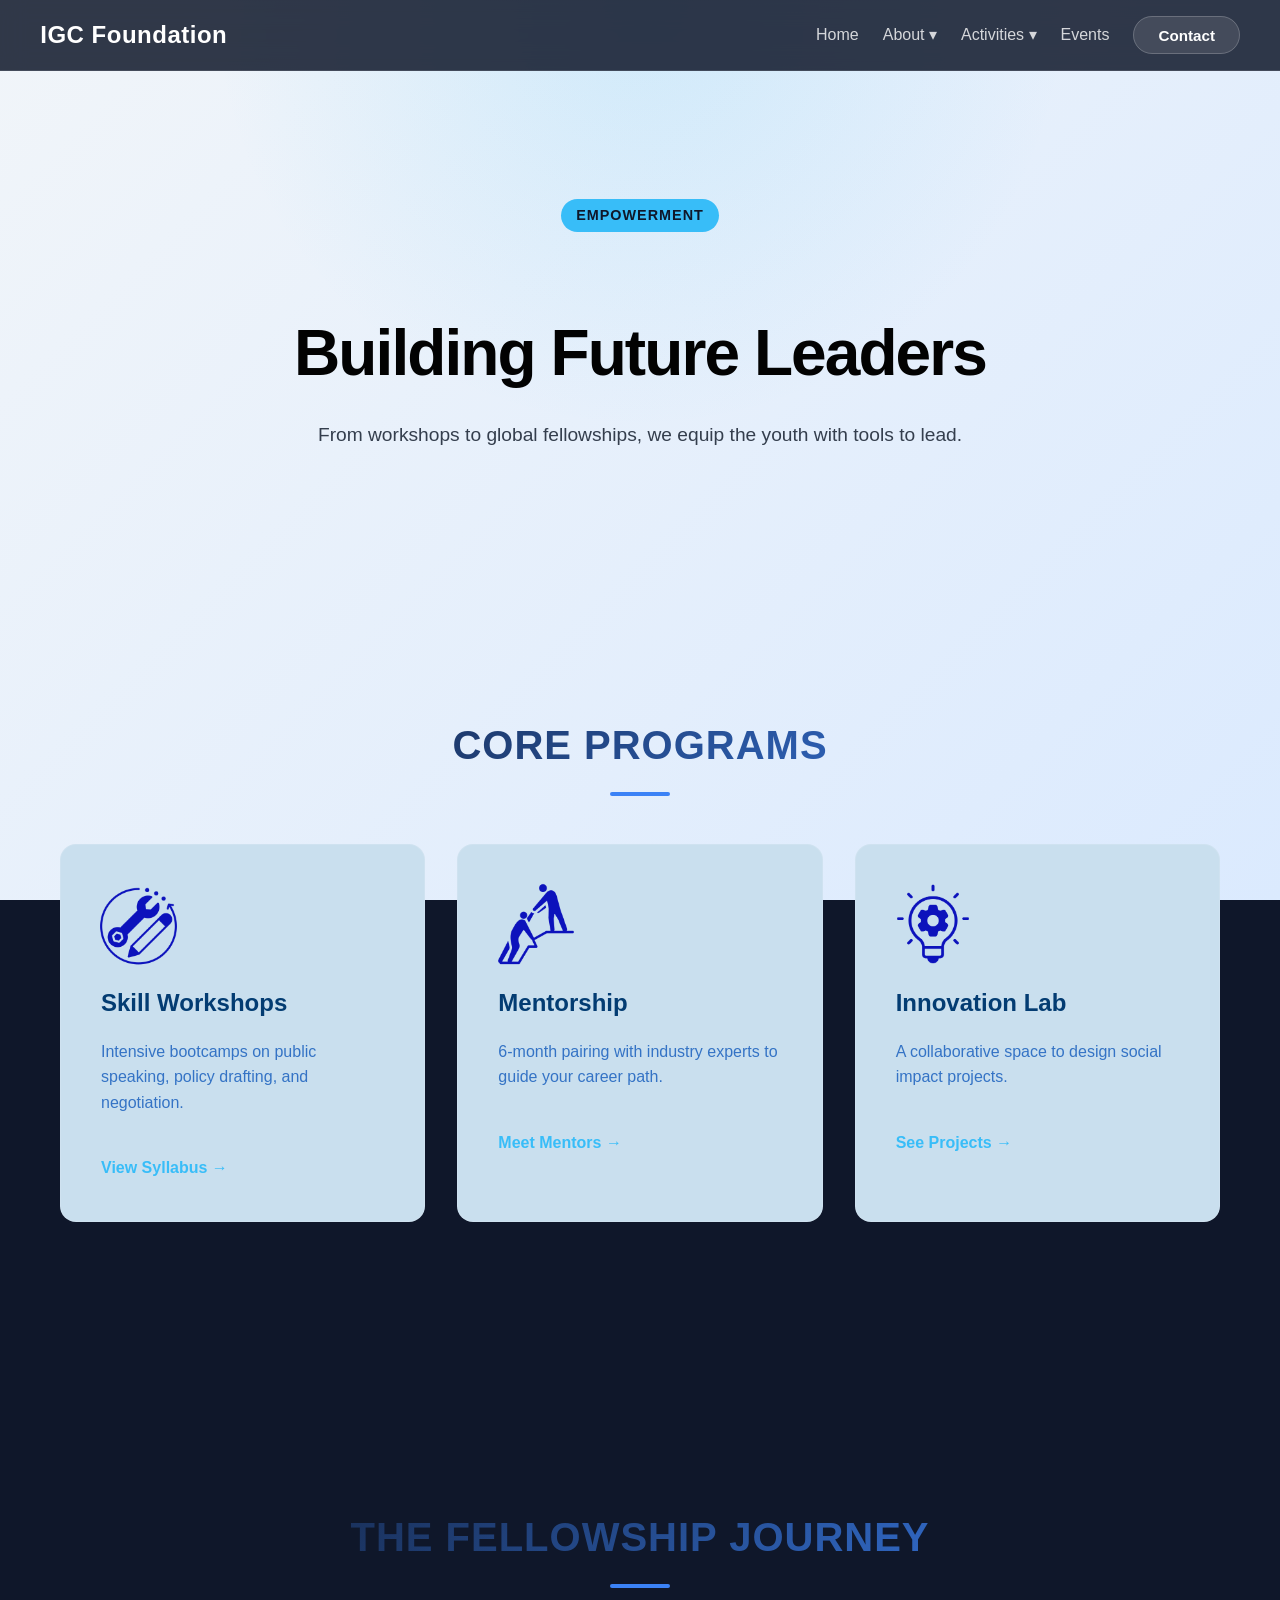
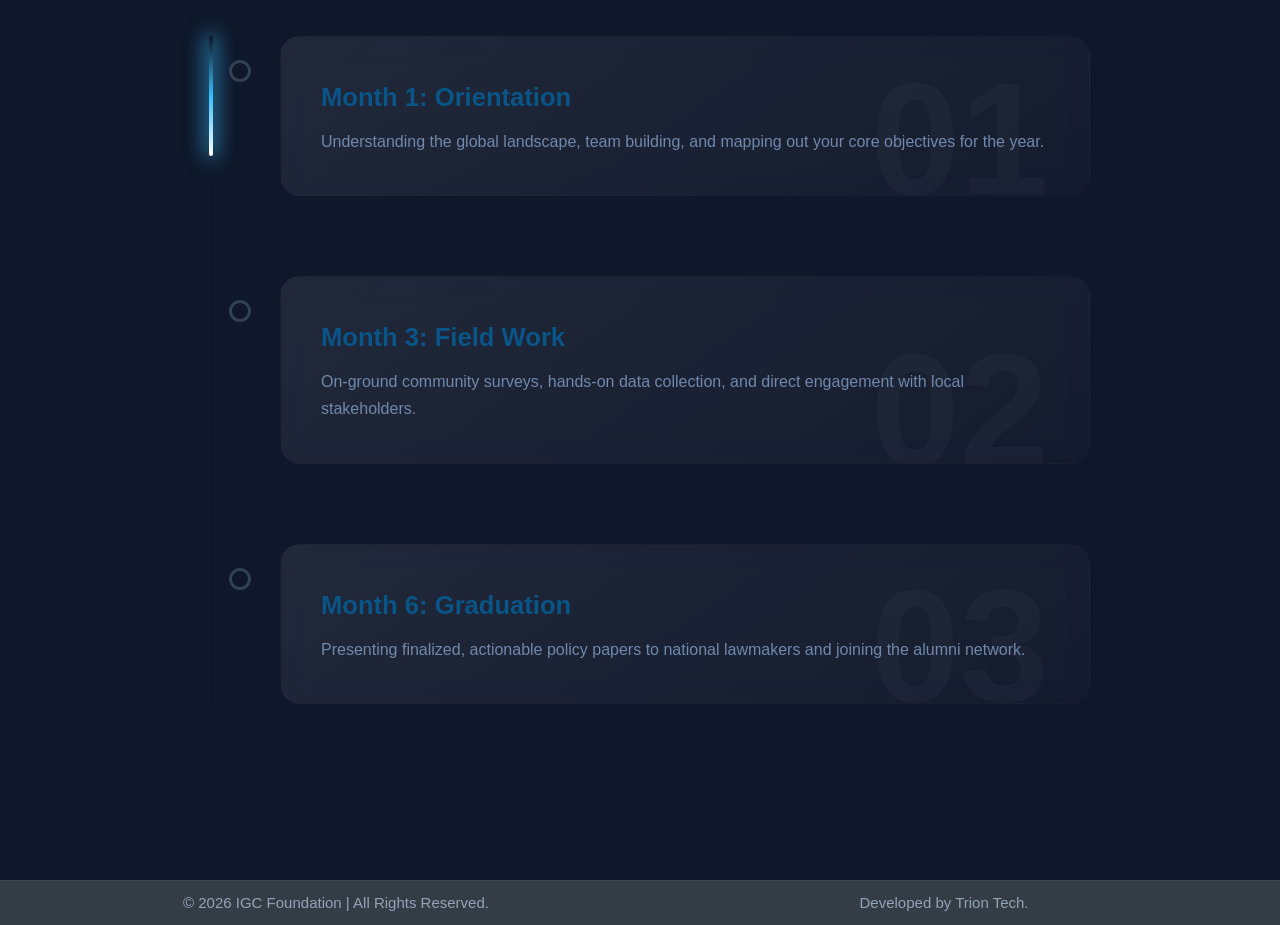
<file: capacity-development.html>
<!DOCTYPE html>
<html lang="en">
<head>
    <meta charset="UTF-8">
    <meta name="viewport" content="width=device-width, initial-scale=1.0">
    <title>Capacity Development - IGCFoundation</title>
    <link rel="icon" href="fac.webp">
    <link rel="stylesheet" href="style.css"> 
    <link rel="stylesheet" href="capacity-development.css"> 
</head>
<body>

    <nav class="glass-nav">
        <div class="nav-container">
            <a href="index.html" class="nav-brand">IGC Foundation</a>

            <ul class="nav-menu" id="navMenu">
                <li class="nav-item"><a href="/index" class="nav-link">Home</a></li>
                
                <li class="nav-item dropdown">
                    <a href="#" class="nav-link dropdown-toggle">About ▾</a>
                    <ul class="dropdown-menu">
                        <li><a href="/about#ahero" class="dropdown-link">The IGC Story</a></li>
                        <li><a href="/about#cgrid" class="dropdown-link">Vision & Mission</a></li>
                        <li><a href="/about#founders" class="dropdown-link">Leadership Team</a></li>
                    </ul>
                </li>

                <li class="nav-item dropdown">
                    <a href="#" class="nav-link dropdown-toggle">Activities ▾</a>
                    <ul class="dropdown-menu">
                        <li><a href="/capacity-development" class="dropdown-link">Capacity Development</a></li>
                        <li><a href="/policy-activity" class="dropdown-link">Policy Advocacy</a></li>
                    </ul>
                </li>

                <li class="nav-item"><a href="/event" class="nav-link">Events</a></li>
                <li class="nav-item"><a href="/contact" class="nav-btn">Contact</a></li>
            </ul>
        </div>
    </nav>

    <section class="cd-hero">
        <div class="hero-content fade-in-up">
            <span class="badge">Empowerment</span>
            <h1>Building Future Leaders</h1>
            <p>From workshops to global fellowships, we equip the youth with tools to lead.</p>
        </div>
    </section>

    <section class="activity-section">
        <div class="container">
            <h2 class="section-title reveal">Core Programs</h2>
            <div class="content-grid">
                
                <article class="glass-card reveal">
                    <div class="card-icon"><img src="cdevel1.webp" alt="skill-workshop"></div>
                    <h3>Skill Workshops</h3>
                    <p>Intensive bootcamps on public speaking, policy drafting, and negotiation.</p>
                    <a href="#" class="learn-more">View Syllabus →</a>
                </article>

                <article class="glass-card reveal" style="transition-delay: 0.1s;">
                    <div class="card-icon"><img src="cdevel2.webp" alt="mentorship"></div>
                    <h3>Mentorship</h3>
                    <p>6-month pairing with industry experts to guide your career path.</p>
                    <a href="#" class="learn-more">Meet Mentors →</a>
                </article>

                <article class="glass-card reveal" style="transition-delay: 0.2s;">
                    <div class="card-icon"><img src="cdevel3.webp" alt="innovation-lab"></div>
                    <h3>Innovation Lab</h3>
                    <p>A collaborative space to design social impact projects.</p>
                    <a href="#" class="learn-more">See Projects →</a>
                </article>
            </div>
        </div>
    </section>

    <section class="timeline-section">
    <h2 class="section-title reveal">The Fellowship Journey</h2>
    <div class="timeline">
        <div class="timeline-line"></div>
        
        <div class="timeline-item reveal">
            <div class="dot"></div>
            <div class="content" data-step="01">
                <h3>Month 1: Orientation</h3>
                <p>Understanding the global landscape, team building, and mapping out your core objectives for the year.</p>
            </div>
        </div>

        <div class="timeline-item reveal">
            <div class="dot"></div>
            <div class="content" data-step="02">
                <h3>Month 3: Field Work</h3>
                <p>On-ground community surveys, hands-on data collection, and direct engagement with local stakeholders.</p>
            </div>
        </div>

        <div class="timeline-item reveal">
            <div class="dot"></div>
            <div class="content" data-step="03">
                <h3>Month 6: Graduation</h3>
                <p>Presenting finalized, actionable policy papers to national lawmakers and joining the alumni network.</p>
            </div>
        </div>
    </div>
</section>

    <footer>
        <div class="footer-container">
            <div class="footer-left">
                © 2026 IGC Foundation | All Rights Reserved.
            </div>
            <div class="footer-right">
                Developed by Trion Tech.
            </div>
        </div>
    </footer>

    <script>
        // --- Mobile Dropdown Logic (Since Hamburger is gone) ---
        const dropdowns = document.querySelectorAll(".dropdown");
        dropdowns.forEach(dropdown => {
            const toggleBtn = dropdown.querySelector(".dropdown-toggle");
            toggleBtn.addEventListener("click", (e) => {
                if (window.innerWidth <= 768) {
                    e.preventDefault(); 
                    dropdown.classList.toggle("active");
                }
            });
        });

        // --- Scroll Reveal Animation ---
        const observer = new IntersectionObserver((entries) => {
            entries.forEach(entry => {
                if (entry.isIntersecting) {
                    entry.target.classList.add('active');
                }
            });
        }, { threshold: 0.1 });
        
        document.querySelectorAll('.reveal, .reveal-left, .reveal-right').forEach(el => observer.observe(el));

        // --- 1. Core Programs: Auto-Cycling Animation ---
        const cards = document.querySelectorAll('.glass-card');
        let cardIndex = 0;

        function cycleCards() {
            cards.forEach(card => card.classList.remove('auto-hover'));
            if(cards.length > 0) {
                cards[cardIndex].classList.add('auto-hover');
                cardIndex = (cardIndex + 1) % cards.length;
            }
        }
        setInterval(cycleCards, 2500);

        // --- 2. Fellowship Journey: Sync with Pulse ---
        const timelineItems = document.querySelectorAll('.timeline-item');
        const pulseDuration = 4000; 

        function syncTimelineWithPulse() {
            timelineItems.forEach((item, index) => {
                const timingOffset = (index / timelineItems.length) * pulseDuration;
                setTimeout(() => {
                    item.classList.add('pulse-active');
                    setTimeout(() => item.classList.remove('pulse-active'), 1000);
                }, timingOffset);
            });
        }

        if(timelineItems.length > 0) {
            setInterval(syncTimelineWithPulse, pulseDuration);
            syncTimelineWithPulse(); 
        }
    </script>

</body>
</html>
</file>
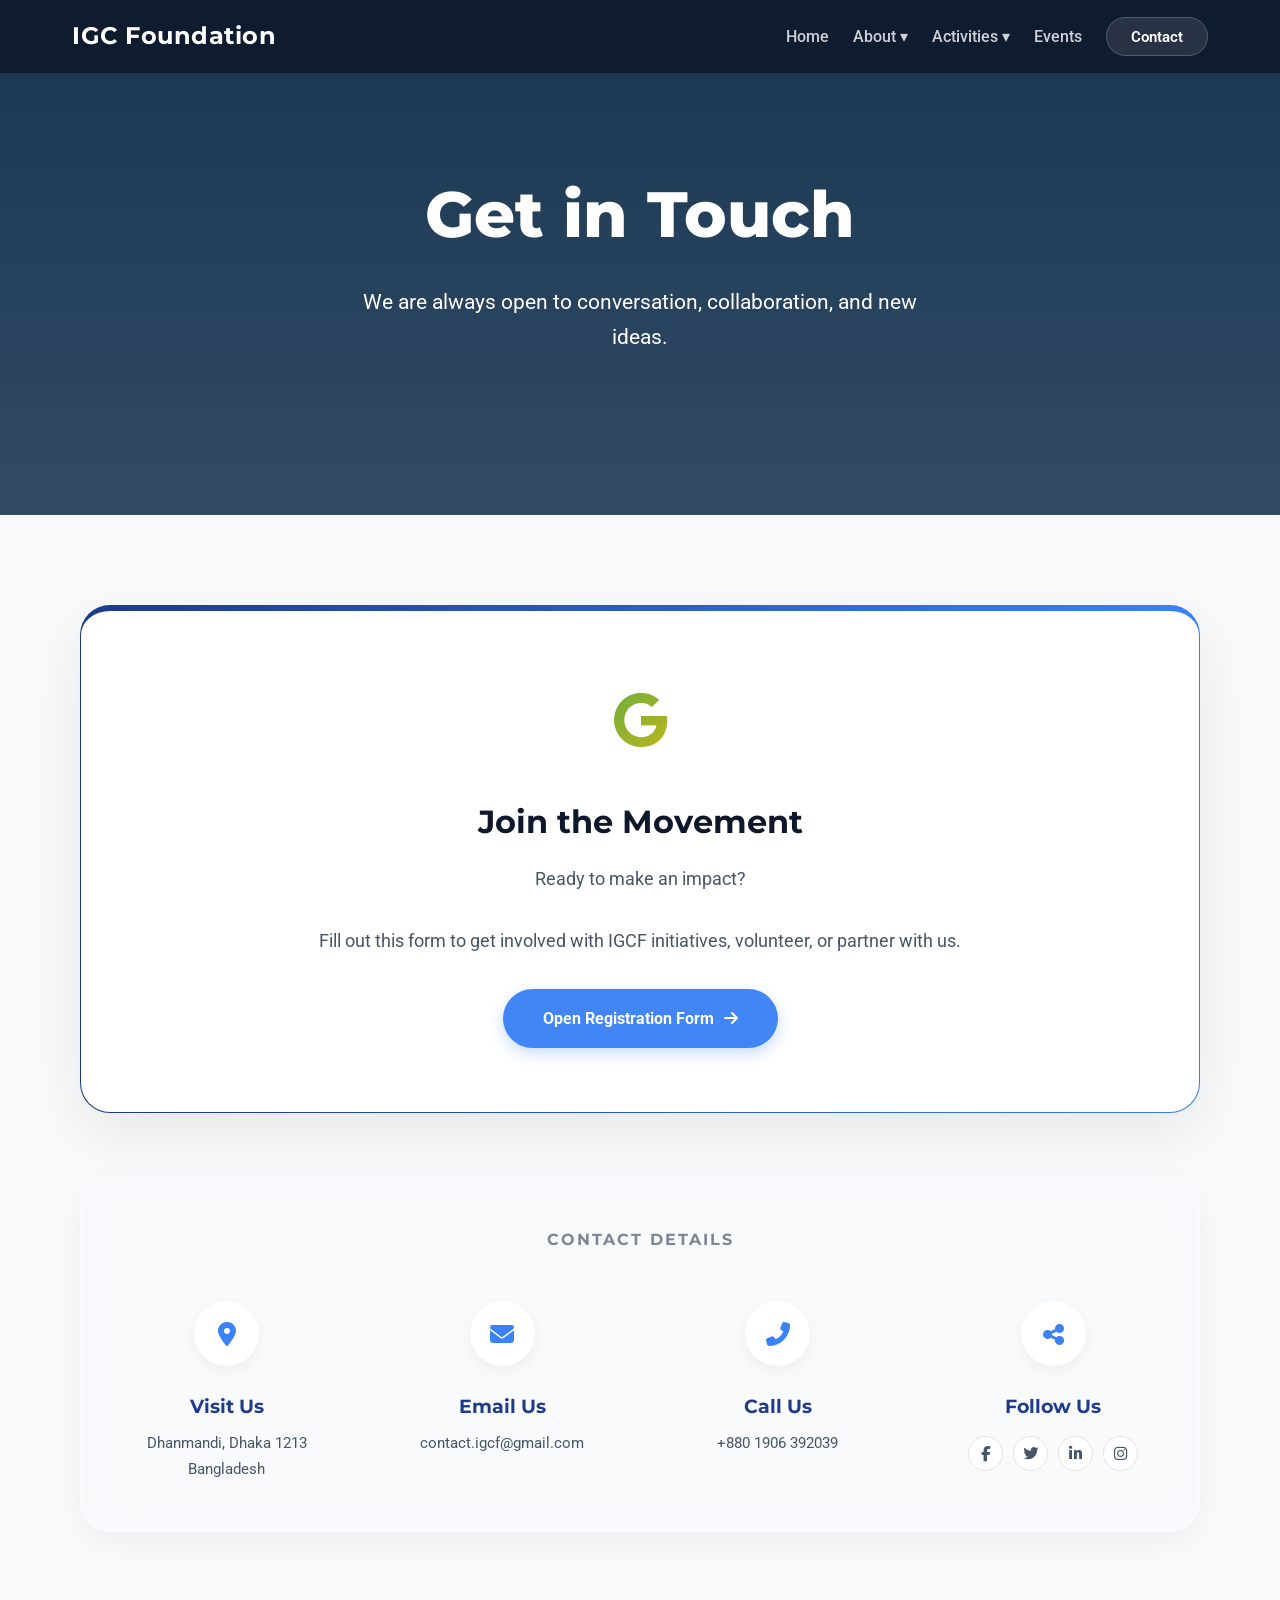
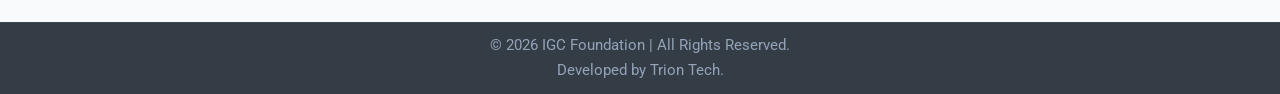
<file: contact.html>
<!DOCTYPE html>
<html lang="en">
<head>
    <meta charset="UTF-8">
    <meta name="viewport" content="width=device-width, initial-scale=1.0">
    <title>Contact Us | IGCF</title>
    <link rel="icon" href="fac.webp">
    <link rel="stylesheet" href="contact.css">
    <link href="https://fonts.googleapis.com/css2?family=Montserrat:wght@400;600;700;800&family=Roboto:wght@300;400;500&display=swap" rel="stylesheet">
    <link rel="stylesheet" href="https://cdnjs.cloudflare.com/ajax/libs/font-awesome/6.4.0/css/all.min.css">
</head>
<body>

    <nav class="glass-nav">
        <div class="nav-container">
            <a href="/index" class="nav-brand">IGC Foundation</a>

            <ul class="nav-menu" id="navMenu">
                <li class="nav-item"><a href="/index" class="nav-link">Home</a></li>
                
                <li class="nav-item dropdown">
                    <a href="#" class="nav-link dropdown-toggle">About ▾</a>
                    <ul class="dropdown-menu">
                        <li><a href="/about#ahero" class="dropdown-link">The IGC Story</a></li>
                        <li><a href="/about#cgrid" class="dropdown-link">Vision & Mission</a></li>
                        <li><a href="/about#founders" class="dropdown-link">Leadership Team</a></li>
                    </ul>
                </li>

                <li class="nav-item dropdown">
                    <a href="#" class="nav-link dropdown-toggle">Activities ▾</a>
                    <ul class="dropdown-menu">
                        <li><a href="/capacity-development" class="dropdown-link">Capacity Development</a></li>
                        <li><a href="/policy-activity" class="dropdown-link">Policy Advocacy</a></li>
                    </ul>
                </li>

                <li class="nav-item"><a href="/event" class="nav-link">Events</a></li>
                <li class="nav-item"><a href="/contact" class="nav-btn">Contact</a></li>
            </ul>
        </div>
    </nav>

    <header class="contact-header">
        <div class="container">
            <h1 class="animate-entry">Get in Touch</h1>
            <p class="tagline animate-entry delay-1">We are always open to conversation, collaboration, and new ideas.</p>
        </div>
    </header>

    <section class="contact-section">
        <div class="container">
            <div class="contact-wrapper">
                
                <div class="form-row reveal">
                    <div class="google-form-card">
                        <div class="form-content">
                            <div class="form-icon-floating"><i class="fab fa-google"></i></div>
                            <div class="form-text">
                                <h2>Join the Movement</h2>
                                <p>Ready to make an impact? </p>
                                <p>Fill out this form to get involved with IGCF initiatives, volunteer, or partner with us.</p>
                                <a href="https://forms.gle/pKPwRnwJpQz79mM78" target="_blank" class="form-link-btn">
                                    Open Registration Form <i class="fas fa-arrow-right"></i>
                                </a>
                            </div>
                        </div>
                    </div>
                </div>

                <div class="info-row reveal delay-1">
                    <div class="glass-container">
                        <h3 class="section-label">Contact Details</h3>
                        
                        <div class="info-grid">
                            <div class="info-item">
                                <div class="icon-pulse"><i class="fas fa-map-marker-alt"></i></div>
                                <h4>Visit Us</h4>
                                <p>Dhanmandi, Dhaka 1213<br>Bangladesh</p>
                            </div>

                            <div class="info-item">
                                <div class="icon-pulse"><i class="fas fa-envelope"></i></div>
                                <h4>Email Us</h4>
                                <p><a href="mailto:contact.igcf@gmail.com">contact.igcf@gmail.com</a></p>
                            </div>

                            <div class="info-item">
                                <div class="icon-pulse"><i class="fas fa-phone-alt"></i></div>
                                <h4>Call Us</h4>
                                <p><a href="tel:+8801XXXXXXXXX">+880 1906 392039</a></p>
                            </div>

                            <div class="info-item">
                                <div class="icon-pulse"><i class="fas fa-share-alt"></i></div>
                                <h4>Follow Us</h4>
                                <div class="social-icons-row">
                                    <a href="https://www.facebook.com/igcfoundation#" class="s-icon"><i class="fab fa-facebook-f"></i></a>
                                    <a href="#" class="s-icon"><i class="fab fa-twitter"></i></a>
                                    <a href="#" class="s-icon"><i class="fab fa-linkedin-in"></i></a>
                                    <a href="#" class="s-icon"><i class="fab fa-instagram"></i></a>
                                </div>
                            </div>
                        </div>
                    </div>
                </div>

            </div>
        </div>
    </section>

    <footer>
        <div class="footer-container">
            <div class="footer-left">
                © 2026 IGC Foundation | All Rights Reserved.
            </div>
            <div class="footer-right">
                Developed by Trion Tech.
            </div>
        </div>
    </footer>

    <script>
        const dropdowns = document.querySelectorAll(".dropdown");
        dropdowns.forEach(dropdown => {
            const toggleBtn = dropdown.querySelector(".dropdown-toggle");
            if(toggleBtn) {
                toggleBtn.addEventListener("click", (e) => {
                    if (window.innerWidth <= 768) {
                        e.preventDefault(); 
                        dropdown.classList.toggle("active");
                    }
                });
            }
        });

        // 2. Scroll Reveal Animation
        const revealOptions = { threshold: 0.15, rootMargin: "0px 0px -50px 0px" };
        const revealOnScroll = new IntersectionObserver((entries, obs) => {
            entries.forEach(entry => {
                if (!entry.isIntersecting) return;
                entry.target.classList.add("active");
                obs.unobserve(entry.target);
            });
        }, revealOptions);
        document.querySelectorAll(".reveal").forEach(el => revealOnScroll.observe(el));
    </script>

</body>
</html>
</file>
<file: style.css>
/* ================== SMOOTH SCROLL SETUP ================== */
html, body {
    overflow-x: hidden;
    width: 100%;
    position: relative;
    font-size: 100%; 
}
html.lenis, html.lenis body { height: auto; }
.lenis.lenis-smooth { scroll-behavior: auto !important; }
.lenis.lenis-smooth [data-lenis-prevent] { overscroll-behavior: contain; }
.lenis.lenis-stopped { overflow: hidden; }

::-webkit-scrollbar { width: 0.625rem; }
::-webkit-scrollbar-track { background: #e2e8f0; }
::-webkit-scrollbar-thumb { background: var(--primary-blue); border-radius: 0.3125rem; }
::-webkit-scrollbar-thumb:hover { background: var(--accent-hover); }

/* ================== VARIABLES & RESET ================== */
:root {
    --primary-dark: #0f172a;
    --primary-blue: #1e3a8a;
    --accent-color: #3b82f6;
    --accent-hover: #2563eb;
    --text-main: #334155;
    --text-light: #94a3b8;
    --white: #ffffff;
    --glass-bg: rgba(15, 23, 42, 0.85);
}

body {
    margin: 0;
    padding: 0;
    font-family: system-ui, -apple-system, BlinkMacSystemFont, 'Segoe UI', Roboto, sans-serif;
    background: linear-gradient(135deg, #f1f5f9 0%, #dbeafe 100%);
    background-attachment: fixed; 
    color: var(--text-main);
    line-height: 1.6;
    overflow-x: hidden;
}

section {
    padding: clamp(4rem, 10vh, 6rem) clamp(1rem, 5vw, 2rem);
    max-width: 1200px;
    margin: 0 auto;
}

.section-title {
    text-align: center;
    font-size: clamp(2rem, 5vw, 2.5rem);
    margin-bottom: 3.75rem; 
    color: var(--primary-dark);
    text-transform: uppercase;
    letter-spacing: 1px;
    font-weight: 800;
    position: relative;
    display: inline-block;
    width: 100%;
    background: linear-gradient(135deg, var(--primary-dark), var(--accent-color));
    -webkit-background-clip: text;
    -webkit-text-fill-color: transparent;
}

.section-title::after {
    content: '';
    display: block;
    width: 3.75rem; 
    height: 0.25rem;
    background: var(--accent-color);
    margin: 0.9375rem auto 0;
    border-radius: 2px;
    transition: width 0.6s ease;
}

.reveal-on-scroll.visible .section-title::after { width: 5rem; }

/* ================== FLUID NAVBAR ================== */
.glass-nav {
    position: fixed;
    top: 0; left: 0; width: 100%;
    z-index: 1000;
    background: rgba(15, 23, 42, 0.85);
    backdrop-filter: blur(12px);
    -webkit-backdrop-filter: blur(12px);
    border-bottom: 1px solid rgba(255, 255, 255, 0.1);
}

.nav-container {
    max-width: 1200px;
    margin: 0 auto;
    padding: clamp(0.5rem, 2vw, 1rem) clamp(1rem, 5vw, 2rem);
    display: flex;
    flex-wrap: wrap;
    align-items: center;
    justify-content: space-between;
    gap: 1rem;
}

.nav-brand {
    font-size: clamp(1.1rem, 2vw, 1.5rem);
    font-weight: 700;
    color: var(--white);
    text-decoration: none;
    letter-spacing: 0.5px;
    flex: 1 1 max-content;
    text-align: center;
    font-family: 'Montserrat', sans-serif;
}

.nav-menu {
    display: flex;
    flex-wrap: wrap;
    align-items: center;
    justify-content: flex-end;
    gap: clamp(1rem, 3vw, 1.5rem);
    list-style: none;
    margin: 0; 
    padding: 0;
    flex: 999 1 max-content;
}

.nav-link {
    color: rgba(255, 255, 255, 0.8);
    text-decoration: none;
    font-size: clamp(0.85rem, 1.5vw, 1rem);
    font-weight: 500;
    transition: color 0.3s ease;
    position: relative;
    padding: 5px 0;
    white-space: nowrap;
}

.nav-link:hover { color: var(--accent-color); }

.nav-link::after {
    content: '';
    position: absolute;
    width: 0; height: 2px;
    bottom: 0; left: 0;
    background-color: var(--accent-color);
    transition: width 0.3s ease;
}
.nav-link:hover::after { width: 100%; }

.nav-btn {
    padding: clamp(0.4rem, 1vw, 0.6rem) clamp(1rem, 2vw, 1.5rem);
    background: rgba(255, 255, 255, 0.1);
    color: var(--white);
    text-decoration: none;
    border-radius: 50px;
    font-size: clamp(0.8rem, 1.5vw, 0.95rem);
    font-weight: 600;
    border: 1px solid rgba(255, 255, 255, 0.2);
    transition: all 0.3s ease;
    white-space: nowrap;
}

.nav-btn:hover {
    background: var(--accent-color);
    border-color: var(--accent-color);
    transform: translateY(-2px);
}

.dropdown { position: relative; }

.dropdown-menu {
    position: absolute;
    top: 100%; left: 50%;
    transform: translateX(-50%) translateY(20px);
    background: rgba(15, 23, 42, 0.95);
    border: 1px solid rgba(255, 255, 255, 0.1);
    border-radius: 12px;
    padding: 10px;
    min-width: 200px;
    box-shadow: 0 10px 30px rgba(0, 0, 0, 0.2);
    opacity: 0; visibility: hidden;
    transition: all 0.3s cubic-bezier(0.68, -0.55, 0.27, 1.55);
    list-style: none;
    z-index: 1001;
}

.dropdown:hover .dropdown-menu,
.dropdown:focus-within .dropdown-menu {
    opacity: 1; visibility: visible;
    transform: translateX(-50%) translateY(10px);
}

.dropdown-link {
    display: block;
    padding: 10px 15px;
    color: #cbd5e1;
    text-decoration: none;
    font-size: 0.9rem;
    border-radius: 8px;
    transition: background 0.2s;
    text-align: center;
}

.dropdown-link:hover {
    background: rgba(255, 255, 255, 0.1);
    color: var(--white);
}

/* ================== HERO SECTION ================== */
.hero {
    height: 100vh;
    width: 100%;
    max-width: 100% !important; 
    padding: 0 !important;
    margin: 0;
    position: relative;
    overflow: hidden;
    display: flex;
    align-items: center;
    justify-content: center;
}

.hero::before {
    content: "";
    position: absolute;
    inset: 0;
    background: linear-gradient(to bottom, rgba(15, 23, 42, 0.3), rgba(15, 23, 42, 0.8)), url("Blue.webp");
    background-size: cover;
    background-position: center;
    background-repeat: no-repeat;
    opacity: 0;
    transform: scale(1.1);
    transition: opacity 0.8s ease, transform 2.5s ease-out;
    z-index: -1;
}

.hero.bg-active::before { opacity: 1; transform: scale(1); }

.hero-content {
    position: relative;
    text-align: center;
    color: var(--white);
    width: 100%;
    max-width: 900px;
    padding: 1.5rem;
    z-index: 10;
}

.hero-logo {
    width: 20rem; 
    max-width: 80%;
    margin-top: 7rem;
    margin-bottom: 1rem;
    opacity: 0;
    filter: drop-shadow(0 0 15px rgba(255,255,255,0.3));
    animation: float 4s ease-in-out infinite;
    transition: opacity 0.6 ease;
}

.hero-logo.logo-active { opacity: 1; }

.hero h1 {
    white-space: normal;
    font-size: clamp(2rem, 5vw, 4.5rem);
    font-weight: 800;
    margin-bottom: 1.25rem;
    line-height: 1.1;
    display: flex;
    justify-content: center;
    flex-wrap: wrap; 
    text-shadow: 0 4px 8px rgba(0,0,0,0.3);
    width: 100%;
}

/* ================== MODERN HERO BUTTONS ================== */
.hero-btn-container {
    display: flex;
    align-items: center;
    justify-content: center;
    flex-wrap: wrap; 
    gap: 1rem;
    margin-top: 2rem;
    padding: 0.625rem;
    position: relative;
    z-index: 10;
    opacity: 0;
}

.hero-btn {
    position: relative;
    padding: 12px 24px; 
    font-size: 0.9rem; 
    font-weight: 700;
    text-decoration: none;
    text-transform: uppercase;
    letter-spacing: 1px;
    border-radius: 50px; 
    display: inline-flex;
    align-items: center;
    justify-content: center;
    transition: all 0.4s cubic-bezier(0.25, 0.8, 0.25, 1);
    overflow: hidden;
    flex: 0 1 auto; 
    min-width: 140px;
}

.hero-btn.primary {
    background: linear-gradient(135deg, #2563eb 0%, #06b6d4 100%);
    color: white;
    border: 1px solid rgba(255, 255, 255, 0.1);
    box-shadow: 0 10px 30px -10px rgba(6, 182, 212, 0.6); 
}
.hero-btn.primary:hover {
    transform: translateY(-4px) scale(1.02);
    box-shadow: 0 20px 40px -10px rgba(6, 182, 212, 0.8);
    filter: brightness(1.1);
}

.hero-btn.secondary {
    background: rgba(255, 255, 255, 0.08);
    backdrop-filter: blur(12px);
    -webkit-backdrop-filter: blur(12px);
    color: white;
    border: 1px solid rgba(255, 255, 255, 0.3); 
    box-shadow: 0 4px 20px rgba(0,0,0,0.1);
}
.hero-btn.secondary:hover {
    background: rgba(255, 255, 255, 0.2);
    border-color: white;
    transform: translateY(-4px) scale(1.02);
    box-shadow: 0 10px 30px rgba(255, 255, 255, 0.2);
}

/* ================== ANIMATIONS ================== */
.animate-words span {
    display: inline-block;
    opacity: 0;
    transform: translateY(30px);
    animation: wordUp 0.4s cubic-bezier(0.34, 1.56, 0.64, 1) forwards;
}
.rise-text {
    opacity: 0;
    transform: translateY(30px);
    animation: riseUp 0.5s ease forwards;
    padding: 0 1rem;
    font-size: clamp(1rem, 1.5vw, 1.25rem);
}
.animate-btn {
    opacity: 0;
    transform: translateY(20px) scale(0.95);
    animation: btnPop 0.4s ease forwards;
}

@keyframes wordUp { to { opacity: 1; transform: translateY(0); } }
@keyframes riseUp { to { opacity: 1; transform: translateY(0); } }
@keyframes btnPop { to { opacity: 1; transform: translateY(0) scale(1); } }
@keyframes float {
    0%, 100% { transform: translateY(0); }
    50% { transform: translateY(-15px); }
}
@keyframes floatShape {
    0% { transform: translate(0, 0) scale(1); }
    100% { transform: translate(50px, 50px) scale(1.1); }
}

.reveal-on-scroll {
    opacity: 0;
    transform: translateY(40px);
    transition: all 1s cubic-bezier(0.5, 0, 0, 1);
}
.reveal-on-scroll.visible { opacity: 1; transform: translateY(0); }

/* ================== CONTENT SECTIONS ================== */
.about-container {
    display: flex;
    flex-wrap: wrap; 
    align-items: center;
    justify-content: space-between;
    gap: clamp(2rem, 5vw, 4rem);
    max-width: 1100px;
    margin: 0 auto;
}
.about-text { 
    flex: 1 1 500px; 
    min-width: min(100%, 300px);
}
.about-text h3 { font-size: 1.8rem; color: var(--primary-blue); margin-bottom: 20px; }
.about-text p { font-size: 1.1rem; line-height: 1.8; color: var(--text-main); margin-bottom: 20px; text-align: justify; }
.about-text strong { color: var(--primary-dark); font-weight: 700; }

.about-highlight {
    flex: 1 1 300px;
    display: flex;
    justify-content: center;
    perspective: 1000px;
}

.highlight-card {
    background: linear-gradient(120deg, var(--primary-dark), #1e3a8a, #3b82f6);
    background-size: 200% 200%;
    color: var(--white);
    padding: 2.5rem;
    border-radius: 20px;
    position: relative;
    overflow: hidden;
    animation: gradientFlow 6s ease infinite;
    transition: all 0.6s cubic-bezier(0.23, 1, 0.32, 1);
    transform-style: preserve-3d;
    box-shadow: 0 20px 40px rgba(15, 23, 42, 0.3);
    width: 100%;
}
.highlight-card:hover {
    transform: translateY(-10px) rotateX(5deg) rotateY(-5deg);
    box-shadow: 20px 30px 50px rgba(0, 0, 0, 0.5), -5px -5px 30px rgba(255, 255, 255, 0.1);
}
.highlight-card h4, .highlight-card p, .stat-row {
    transform: translateZ(30px);
    position: relative;
    z-index: 2;
}
.highlight-card::before {
    content: '';
    position: absolute;
    top: -50px; right: -50px;
    width: 200px; height: 200px;
    background: radial-gradient(circle, rgba(255,255,255,0.1) 0%, transparent 70%);
    border-radius: 50%;
    transform: translateZ(0);
    transition: transform 0.6s ease;
}
.highlight-card:hover::before { transform: scale(1.2); }

.stat-row {
    display: flex;
    flex-wrap: wrap;
    gap: 30px;
    border-top: 1px solid rgba(255,255,255,0.2);
    padding-top: 20px;
}
.stat .number {
    display: inline-block;
    font-size: 2.5rem;
    font-weight: 800;
    color: var(--white);
    transition: all 0.4s ease;
}
.highlight-card:hover .stat .number {
    color: #60a5fa;
    transform: scale(1.2);
    text-shadow: 0 0 15px rgba(96, 165, 250, 0.6);
}
.stat .label { display: block; font-size: 0.9rem; color: #cbd5e1; text-transform: uppercase; }

@keyframes gradientFlow {
    0% { background-position: 0% 50%; }
    50% { background-position: 100% 50%; }
    100% { background-position: 0% 50%; }
}

/* Activities Grid */
.activities-grid {
    display: grid;
    grid-template-columns: repeat(auto-fit, minmax(min(100%, 300px), 1fr));
    gap: 40px;
    perspective: 1000px;
}
.activity-card-3d {
    background-color: transparent;
    height: 320px;
    cursor: pointer;
}
.card-inner {
    position: relative;
    width: 100%; height: 100%;
    text-align: center;
    transition: transform 0.8s cubic-bezier(0.175, 0.885, 0.32, 1.275);
    transform-style: preserve-3d;
    box-shadow: 0 10px 30px rgba(0,0,0,0.1);
}
.activity-card-3d:hover .card-inner { transform: rotateX(180deg); }

.card-front, .card-back {
    position: absolute;
    width: 100%; height: 100%;
    -webkit-backface-visibility: hidden;
    backface-visibility: hidden;
    border-radius: 20px;
    display: flex;
    flex-direction: column;
    align-items: center;
    justify-content: center;
    padding: 30px;
    box-sizing: border-box;
    border: 1px solid rgba(0,0,0,0.05);
}
.card-front {
    background-color: #ffffff;
    color: var(--primary-dark);
    border-top: 8px solid var(--accent-color); 
}
.card-front .icon {
    width: 100px;   
    height: 100px;  
    margin-bottom: 20px;
    display: flex;
    align-items: center;
    justify-content: center;
}
.card-front .icon img,
.card-front .icon svg {
    width: 250%;
    height: 250%;
    object-fit: contain; 
}
.tap-hint {
    margin-top: 20px;
    font-size: 0.85rem;
    color: #94a3b8;
    opacity: 0.7;
    border: 1px dashed #cbd5e1;
    padding: 5px 15px;
    border-radius: 20px;
}
.card-back {
    background: linear-gradient(135deg, var(--primary-dark), #1e3a8a);
    color: white;
    transform: rotateX(180deg);
    box-shadow: 0 20px 40px rgba(0,0,0,0.3);
}
.card-back h3 { margin-bottom: 15px; font-size: 1.5rem; border-bottom: 2px solid var(--accent-color); padding-bottom: 10px; }
.card-back p { font-size: 1rem; line-height: 1.6; margin-bottom: 25px; color: #e2e8f0; }

.card-link {
    color: var(--accent-color);
    text-decoration: none;
    font-weight: bold;
    font-size: 1.1rem;
    padding: 10px 20px;
    background: rgba(255,255,255,0.1);
    border-radius: 30px;
    transition: background 0.3s;
}
.card-link:hover { background: white; color: var(--primary-dark); }

/* Impact Section */
#impact {
    padding-top:2rem;
    padding-bottom: 2rem;
}
.impact-section-radial {
    background: linear-gradient(135deg, #0f172a 50%, #1e293b 50%);
    padding: 2rem 1rem;
    border-radius: 40px;
    text-align: center;
    color: white;
    position: relative;
    overflow: hidden;
}
.impact-section-radial::before {
    content: '';
    position: absolute;
    top: -50%;
    left: -10%;
    width: 600px;
    height: 600px;
    background: radial-gradient(circle, rgba(255,255,255,0.1) 0%, transparent 70%);
    border-radius: 50%;
    pointer-events: none;
}
.impact-subtitle {
    color: #cbd5e1;
    font-size: 1.2rem;
    margin-bottom: 50px;
    margin-top: -40px;
}
.impact-section-radial .stats-grid {
    display: grid;
    grid-template-columns: repeat(auto-fit, minmax(280px, 1fr));
    gap: 40px;
    max-width: 1200px;
    margin: 0 auto;
}
.stat-card-radial {
    background: rgba(255, 255, 255, 0.03);
    border: 1px solid rgba(255, 255, 255, 0.1);
    border-radius: 35px;
    padding: 2rem 1rem;
    display: flex;
    flex-direction: column;
    align-items: center;
    transition: transform 0.4s ease;
    backdrop-filter: blur(5px);
    position: relative;
    overflow: hidden;
}
.stat-card-radial:hover {
    transform: translateY(-10px);
    background: rgba(255, 255, 255, 0.07);
    border-color: var(--accent-color);
    box-shadow: 0 15px 30px rgba(0,0,0,0.2);
}
.radial-progress {
    position: relative;
    width: 110px; height: 110px;
    margin-bottom: 25px;
}
.radial-progress svg {
    width: 100%; height: 100%;
    transform: rotate(-90deg);
}
.bg-circle { fill: none; stroke: rgba(255,255,255,0.1); stroke-width: 8; }
.progress-circle {
    fill: none;
    stroke: var(--accent-color);
    stroke-width: 8;
    stroke-linecap: round;
    stroke-dasharray: 283;
    stroke-dashoffset: 283;
    transition: stroke-dashoffset 2s ease-out;
}
.inner-icon {
    position: absolute;
    top: 50%; left: 50%;
    transform: translate(-50%, -50%);
    font-size: 1.8rem;
}
.radial-details h3 {
    font-size: 2rem;
    font-weight: 800;
    margin: 0;
    background: linear-gradient(to right, #fff, #94a3b8);
    -webkit-background-clip: text;
    -webkit-text-fill-color: transparent;
    line-height: 1.2;
}
.radial-details p {
    color: #94a3b8;
    font-size: 0.8rem;
    margin-top: 10px;
    text-transform: uppercase;
    letter-spacing: 1.5px;
    font-weight: 600;
}

/* Gallery */
.carousel-container {
    position: relative;
    width: 100%;
    max-width: 1000px;
    aspect-ratio: 16 / 9;
    min-height: 250px;
    max-height: 600px;
    margin: 0 auto;
    border-radius: clamp(12px, 3vw, 24px); 
    overflow: hidden;
    box-shadow: 0 20px 50px rgba(0, 0, 0, 0.3);
    transform: translateZ(0);
}
.slide {
    display: none;
    width: 100%; height: 100%;
    overflow: hidden;
}
.slide-content {
    width: 100%; height: 100%;
    background-size: cover;
    background-position: center;
    background-repeat: no-repeat;
    animation: zoomEffect 6s ease-out infinite alternate;
    position: relative;
}
@keyframes zoomEffect {
    0% { transform: scale(1); }
    100% { transform: scale(1.1); }
}
.caption {
    position: absolute;
    bottom: clamp(15px, 4vw, 40px); 
    left: 50%;
    transform: translateX(-50%);
    background: rgba(255, 255, 255, 0.1);
    backdrop-filter: blur(10px);
    -webkit-backdrop-filter: blur(10px);
    border: 1px solid rgba(255, 255, 255, 0.2);
    color: #fff;
    padding: clamp(8px, 2vw, 15px) clamp(20px, 4vw, 40px);
    border-radius: 50px;
    font-size: clamp(0.9rem, 2.5vw, 1.2rem); 
    font-weight: 600;
    text-shadow: 0 2px 4px rgba(0,0,0,0.3);
    white-space: nowrap;
    opacity: 0;
    animation: slideUp 0.8s ease forwards 0.3s;
    width: auto;
    max-width: 80%;
}
@keyframes slideUp {
    from { opacity: 0; transform: translate(-50%, 20px); }
    to { opacity: 1; transform: translate(-50%, 0); }
}
.prev, .next {
    cursor: pointer;
    position: absolute;
    top: 50%;
    transform: translateY(-50%);
    width: 50px; height: 50px;
    border-radius: 50%;
    background: rgba(0, 0, 0, 0.3);
    color: white;
    font-weight: bold;
    font-size: 20px;
    display: flex; align-items: center; justify-content: center;
    transition: all 0.3s ease;
    opacity: 0; 
    margin: 0 20px;
}
.carousel-container:hover .prev, .carousel-container:hover .next { opacity: 1; }
.prev:hover, .next:hover {
    background-color: var(--accent-color);
    box-shadow: 0 0 15px var(--accent-color);
    transform: translateY(-50%) scale(1.1);
}
.next { right: 0; } .prev { left: 0; }
.dots-container {
    position: absolute;
    bottom: 15px;
    width: 100%;
    text-align: center;
    z-index: 10;
}
.dot {
    cursor: pointer;
    height: 10px; width: 10px;
    margin: 0 6px;
    background-color: rgba(255,255,255,0.5);
    border-radius: 50%;
    display: inline-block;
    transition: all 0.3s ease;
}
.dot.active, .dot:hover {
    background-color: var(--accent-color);
    width: 30px;
    border-radius: 10px;
}

/* Events */
.events-grid {
    display: grid;
    grid-template-columns: repeat(auto-fit, minmax(min(100%, 320px), 1fr));
    gap: 30px;
    max-width: 1200px;
    margin: 0 auto;
}
.event-card {
    position: relative;
    border-radius: 20px;
    overflow: hidden;
    box-shadow: 0 15px 35px rgba(0,0,0,0.1);
    background: #fff;
    transition: transform 0.4s ease, box-shadow 0.4s ease;
    cursor: pointer;
}
.event-card:hover {
    transform: translateY(-10px);
    box-shadow: 0 25px 50px rgba(0,0,0,0.2);
}
.event-image-wrapper {
    position: relative;
    height: 250px;
    overflow: hidden;
}
.event-img {
    width: 100%; height: 100%;
    object-fit: cover;
    transition: transform 0.6s ease;
}
.event-card:hover .event-img { transform: scale(1.1); }
.event-date {
    position: absolute;
    top: 20px; right: 20px;
    background: rgba(255, 255, 255, 0.95);
    padding: 10px 15px;
    border-radius: 12px;
    text-align: center;
    box-shadow: 0 4px 10px rgba(0,0,0,0.1);
    z-index: 2;
}
.event-date .day {
    display: block;
    font-size: 1.5rem;
    font-weight: 800;
    color: var(--accent-color);
    line-height: 1;
}
.event-date .month {
    display: block;
    font-size: 0.8rem;
    font-weight: 700;
    text-transform: uppercase;
    color: var(--text-main);
}
.event-caption {
    padding: 25px;
    background: white;
    position: relative;
    border-top: 4px solid var(--accent-color);
}
.event-caption h3 {
    margin: 0 0 10px 0;
    font-size: 1.4rem;
    color: var(--primary-dark);
    transition: color 0.3s;
}
.event-card:hover .event-caption h3 { color: var(--accent-color); }
.event-caption p {
    margin: 0 0 20px 0;
    color: #64748b;
    font-size: 0.95rem;
    display: flex; align-items: center; gap: 8px;
}
.event-caption p::before { content: '📍'; font-size: 1rem; }
.event-link {
    display: inline-block;
    color: var(--primary-dark);
    font-weight: 700;
    text-decoration: none;
    font-size: 0.9rem;
    transition: all 0.3s;
    opacity: 0.7;
    transform: translateX(0);
}
.event-card:hover .event-link {
    opacity: 1;
    color: var(--accent-color);
    transform: translateX(10px);
}

/* Global Polish */
::selection { background: var(--accent-color); color: white; }

.scroll-progress-bar {
    position: fixed;
    top: 0; left: 0;
    height: 4px;
    background: linear-gradient(90deg, #3b82f6, #06b6d4);
    z-index: 9999;
    width: 0%;
    transition: width 0.1s ease-out;
    box-shadow: 0 0 10px rgba(59, 130, 246, 0.5);
}

.background-shapes {
    position: fixed; top: 0; left: 0;
    width: 100%; height: 100%;
    z-index: -1;
    overflow: hidden; pointer-events: none;
}
.shape {
    position: absolute;
    border-radius: 50%;
    opacity: 0.4;
    filter: blur(80px);
    animation: floatShape 20s infinite alternate;
}
.shape-1 {
    top: -10%; left: -10%; width: 600px; height: 600px;
    background: #e0f2fe; animation-duration: 25s;
}
.shape-2 {
    bottom: -10%; right: -5%; width: 500px; height: 500px;
    background: #ede9fe; animation-duration: 30s; animation-delay: -5s;
}
.shape-3 {
    top: 40%; left: 40%; width: 300px; height: 300px;
    background: #ecfeff; animation-duration: 20s; animation-delay: -10s;
}
button, .hero-btn, .card-link, .submit-btn {
    transform: scale(1);
    transition: transform 0.2s cubic-bezier(0.34, 1.56, 0.64, 1), box-shadow 0.3s ease;
}
button:active, .hero-btn:active { transform: scale(0.95); }

/* ================== CONTACT ================== */
#contact {
    padding: clamp(3rem, 8vh, 6rem) clamp(1rem, 5vw, 2rem);
}

.premium-contact-container {
    display: grid;
    grid-template-columns: repeat(auto-fit, minmax(min(100%, 350px), 1fr));
    background: rgba(15, 23, 42, 0.6); 
    border: 1px solid rgba(255, 255, 255, 0.08);
    border-radius: clamp(16px, 3vw, 24px);
    overflow: hidden;
    box-shadow: 0 25px 50px -12px rgba(0, 0, 0, 0.5);
    max-width: 1000px;
    margin: 0 auto;
    backdrop-filter: blur(20px);
    -webkit-backdrop-filter: blur(20px);
}

.contact-info-panel {
    background: linear-gradient(135deg, var(--primary-dark), var(--primary-blue));
    padding: clamp(2rem, 5vw, 4rem);
    color: white;
    display: flex;
    flex-direction: column;
    justify-content: space-between;
    position: relative;
    gap: 2rem;
}

.contact-info-panel::after {
    content: '';
    position: absolute;
    bottom: -50px;
    right: -50px;
    width: 200px;
    height: 200px;
    background: radial-gradient(circle, rgba(255,255,255,0.1) 0%, transparent 60%);
    border-radius: 50%;
    pointer-events: none;
}

.panel-header h3 {
    font-size: clamp(1.5rem, 3vw, 2rem);
    margin: 0 0 10px 0;
    line-height: 1.2;
}
.panel-header p {
    color: #94a3b8;
    font-size: clamp(0.9rem, 2vw, 1rem);
    margin: 0;
}

.contact-details {
    display: flex;
    flex-direction: column;
    gap: 1.5rem;
    position: relative;
    z-index: 2;
}
.detail-item {
    display: flex;
    align-items: center;
    gap: 1rem;
}
.icon-circle {
    width: clamp(40px, 5vw, 45px);
    height: clamp(40px, 5vw, 45px);
    background: rgba(255, 255, 255, 0.1);
    border-radius: 50%;
    display: flex; align-items: center; justify-content: center;
    color: var(--accent-color);
    font-size: clamp(1rem, 2vw, 1.2rem);
    flex-shrink: 0;
    transition: transform 0.3s ease, background 0.3s ease;
}
.detail-item:hover .icon-circle {
    background: var(--accent-color);
    color: white;
    transform: scale(1.1);
}
.detail-item h4 {
    margin: 0 0 3px 0;
    font-size: clamp(0.95rem, 2vw, 1.05rem);
    color: white;
}
.detail-item p {
    margin: 0;
    font-size: clamp(0.85rem, 1.5vw, 0.9rem);
    color: #cbd5e1;
}

.social-links {
    display: flex;
    gap: 10px;
    position: relative;
    z-index: 2;
}
.social-btn {
    width: 40px; height: 40px;
    border-radius: 8px;
    background: rgba(255, 255, 255, 0.05);
    border: 1px solid rgba(255, 255, 255, 0.1);
    color: white;
    display: flex; align-items: center; justify-content: center;
    text-decoration: none;
    transition: all 0.3s ease;
}
.social-btn:hover {
    background: var(--accent-color);
    border-color: var(--accent-color);
    transform: translateY(-3px);
}

.contact-form-panel {
    padding: clamp(2rem, 5vw, 4rem);
    display: flex;
    flex-direction: column;
    justify-content: center;
}
.premium-form {
    display: flex;
    flex-direction: column;
    gap: clamp(1rem, 2vw, 1.2rem);
}
.input-row {
    display: grid;
    grid-template-columns: repeat(auto-fit, minmax(min(100%, 150px), 1fr));
    gap: clamp(1rem, 2vw, 1.2rem);
}
.input-field input,
.input-field textarea {
    width: 100%;
    background: rgba(255, 255, 255, 0.03);
    border: 1px solid rgba(255, 255, 255, 0.1);
    border-radius: 12px;
    padding: clamp(0.8rem, 2vw, 1rem) 1.2rem;
    color: white;
    font-family: inherit;
    font-size: clamp(0.9rem, 2vw, 0.95rem);
    transition: all 0.3s ease;
    box-sizing: border-box;
}
.input-field input::placeholder,
.input-field textarea::placeholder {
    color: #d9dee6;
}
.input-field textarea {
    min-height: clamp(100px, 20vw, 140px);
    resize: vertical;
}
.input-field input:focus,
.input-field textarea:focus {
    outline: none;
    border-color: var(--accent-color);
    background: rgba(255, 255, 255, 0.06);
    box-shadow: 0 0 0 4px rgba(59, 130, 246, 0.15); 
}
.submit-btn-premium {
    background: var(--accent-color);
    color: white;
    border: none;
    border-radius: 12px;
    padding: clamp(0.8rem, 2vw, 1rem);
    font-size: clamp(0.9rem, 2vw, 1rem);
    font-weight: 600;
    display: flex; align-items: center; justify-content: center; gap: 10px;
    cursor: pointer;
    transition: all 0.3s ease;
    margin-top: 0.5rem;
}
.submit-btn-premium:hover {
    background: var(--accent-hover);
    transform: translateY(-2px);
    box-shadow: 0 10px 20px rgba(59, 130, 246, 0.3);
}

/* FLUID FOOTER */
footer {
    background: #343d46;
    color: #94a3b8;
    font-size: 15px;
    border-top: 1px solid rgba(255,255,255,0.05);
    padding: 1.5rem 1rem;
}

.footer-container {
    display: grid;
    grid-template-columns: repeat(auto-fit, minmax(min(100%, 300px), 1fr));
    gap: 1rem;
    max-width: 1200px;
    margin: 0 auto;
    text-align: center;
}
</file>
<file: capacity-development.css>
/* --- Imports & Variables --- */
:root {
    --primary: #0f172a;
    --accent: #38bdf8;
    --glass: rgba(255, 255, 255, 0.05);
    --border: rgba(255, 255, 255, 0.1);
}

body {
    background-color: var(--primary);
    color: #e2e8f0; 
    font-family: 'Inter', sans-serif;
    margin: 0;
    overflow-x: hidden;
}

.glass-nav {
    position: fixed;
    top: 0; left: 0; width: 100%;
    z-index: 1000;
    background: rgba(15, 23, 42, 0.85);
    backdrop-filter: blur(12px);
    -webkit-backdrop-filter: blur(12px);
    border-bottom: 1px solid rgba(255, 255, 255, 0.1);
}

.nav-container {
    max-width: 1200px;
    margin: 0 auto;
    padding: clamp(0.5rem, 2vw, 1rem) clamp(1rem, 5vw, 2rem);
    display: flex;
    flex-wrap: wrap;
    align-items: center;
    justify-content: space-between;
    gap: 1rem;
}

.nav-brand {
    font-size: clamp(1.1rem, 2vw, 1.5rem);
    font-weight: 700;
    color: var(--white);
    text-decoration: none;
    letter-spacing: 0.5px;
    flex: 1 1 max-content;
    text-align: center;
    font-family: 'Montserrat', sans-serif;
}

.nav-menu {
    display: flex;
    flex-wrap: wrap;
    align-items: center;
    justify-content: flex-end;
    gap: clamp(1rem, 3vw, 1.5rem);
    list-style: none;
    margin: 0; 
    padding: 0;
    flex: 999 1 max-content;
}

.nav-link {
    color: rgba(255, 255, 255, 0.8);
    text-decoration: none;
    font-size: clamp(0.85rem, 1.5vw, 1rem);
    font-weight: 500;
    transition: color 0.3s ease;
    position: relative;
    padding: 5px 0;
    white-space: nowrap;
}

.nav-link:hover { color: var(--accent-color); }

.nav-link::after {
    content: '';
    position: absolute;
    width: 0; height: 2px;
    bottom: 0; left: 0;
    background-color: var(--accent-color);
    transition: width 0.3s ease;
}
.nav-link:hover::after { width: 100%; }

.nav-btn {
    padding: clamp(0.4rem, 1vw, 0.6rem) clamp(1rem, 2vw, 1.5rem);
    background: rgba(255, 255, 255, 0.1);
    color: var(--white);
    text-decoration: none;
    border-radius: 50px;
    font-size: clamp(0.8rem, 1.5vw, 0.95rem);
    font-weight: 600;
    border: 1px solid rgba(255, 255, 255, 0.2);
    transition: all 0.3s ease;
    white-space: nowrap;
}

.nav-btn:hover {
    background: var(--accent-color);
    border-color: var(--accent-color);
    transform: translateY(-2px);
}

.dropdown { position: relative; }

.dropdown-menu {
    position: absolute;
    top: 100%; left: 50%;
    transform: translateX(-50%) translateY(20px);
    background: rgba(15, 23, 42, 0.95);
    border: 1px solid rgba(255, 255, 255, 0.1);
    border-radius: 12px;
    padding: 10px;
    min-width: 200px;
    box-shadow: 0 10px 30px rgba(0, 0, 0, 0.2);
    opacity: 0; visibility: hidden;
    transition: all 0.3s cubic-bezier(0.68, -0.55, 0.27, 1.55);
    list-style: none;
    z-index: 1001;
}

.dropdown:hover .dropdown-menu,
.dropdown:focus-within .dropdown-menu {
    opacity: 1; visibility: visible;
    transform: translateX(-50%) translateY(10px);
}

.dropdown-link {
    display: block;
    padding: 10px 15px;
    color: #cbd5e1;
    text-decoration: none;
    font-size: 0.9rem;
    border-radius: 8px;
    transition: background 0.2s;
    text-align: center;
}

.dropdown-link:hover {
    background: rgba(255, 255, 255, 0.1);
    color: var(--white);
}

/* --- Clean Hero Section --- */
.cd-hero {
    min-height: 50vh;
    display: flex;
    flex-direction: column;
    align-items: center;
    justify-content: center;
    text-align: center;
    padding: 100px 20px 40px;
    background: radial-gradient(circle at 50% 0%, rgba(56, 189, 248, 0.15) 0%, transparent 50%);
}

.hero-content {
    position: relative;
    z-index: 3;
    width: 100%; 
    max-width: 800px;
    padding: 2rem;
}

.hero-content h1 {
    font-size: clamp(2.5rem, 5vw, 4rem); 
    font-weight: 800;
    color: #020202;
    margin-bottom: 1rem;
    letter-spacing: -0.03em;
}

.hero-content p {
    color: #343e4d; 
    font-size: clamp(1.1rem, 1.5vw, 1.25rem);
    max-width: 700px;
    margin: 1rem auto 0 auto;
    font-weight: 400;
}

.badge {
    background: var(--accent);
    color: var(--primary);
    padding: 5px 15px;
    border-radius: 20px;
    font-weight: bold;
    font-size: 0.9rem;
    text-transform: uppercase;
    letter-spacing: 1px;
    display: inline-block;
    margin-bottom: 1rem;
}

/* --- Cards Grid (Fluid Layout) --- */
.container { max-width: 1200px; margin: 0 auto; padding: 0 20px; }
.section-title { font-size: 2.5rem; text-align: center; margin-bottom: 3rem; color: #fff; }

.content-grid {
    display: grid;
    /* Automatically creates responsive columns without media queries */
    grid-template-columns: repeat(auto-fit, minmax(min(100%, 300px), 1fr));
    gap: 2rem;
    padding-bottom: 4rem;
}

.glass-card {
    background: #c9dfee;
    border: 1px solid var(--border);
    border-radius: 16px;
    padding: 2.5rem;
    position: relative;
    overflow: hidden;
    transition: transform 0.3s ease, box-shadow 0.3s ease;
}

.glass-card.auto-hover {
    transform: translateY(-10px);
    box-shadow: 0 20px 40px rgba(91, 146, 229, 1);
    border-color: var(--accent);
}

/* Container for both emojis and image icons */
.card-icon { 
    width: 75px;      /* Fixed ideal width */
    height: 75px;     /* Fixed ideal height to keep it square */
    margin-bottom: 1.5rem;
    display: flex;
    align-items: center;
    justify-content: center; 
    font-size: 3rem;  /* Fallback size in case you use emojis */
}

/* Forces images/SVGs to fit perfectly inside the container */
.card-icon img,
.card-icon svg {
    width: 150%;
    height: 150%;
    object-fit: contain; /* Prevents the image from stretching or squishing */
    display: block;
}
.glass-card h3 { font-size: 1.5rem; margin-bottom: 0.5rem; color: #033c72;}
.glass-card p { color: #3473c5; }
.learn-more { display: inline-block; margin-top: 1.5rem; color: var(--accent); text-decoration: none; font-weight: bold; }

/* --- Timeline Section (Fluid, Left-Aligned Stepper) --- */
/* --- PREMIUM TIMELINE SECTION (Fluid, Left-Aligned Stepper) --- */
.timeline-section { 
    padding: clamp(4rem, 10vw, 6rem) 0; 
    position: relative; 
    overflow: hidden; 
}

.timeline { 
    position: relative; 
    max-width: 900px; 
    margin: 0 auto; 
    padding: 0 20px; 
}

/* The vertical glowing wire */
.timeline-line {
    position: absolute;
    left: clamp(20px, 5vw, 40px); 
    top: 0; 
    bottom: 0;
    width: 2px; /* Thinner, more elegant wire */
    background: rgba(0, 0, 0, 0.1);
}

/* The "Shooting Star" light beam traveling down the wire */
.timeline-line::before {
    content: '';
    position: absolute;
    top: 0;
    left: -1px; /* Centers the 4px beam on the 2px wire */
    width: 4px;
    height: 120px; 
    background: linear-gradient(to bottom, rgba(56, 189, 248, 0), #38bdf8, #ffffff);
    box-shadow: 0 0 20px 2px var(--accent); 
    animation: shooting-star 5s infinite cubic-bezier(0.25, 1, 0.5, 1);
    border-radius: 4px;
}

@keyframes shooting-star {
    0% { top: -120px; opacity: 0; }
    10% { opacity: 1; }
    80% { opacity: 1; }
    100% { top: 100%; opacity: 0; }
}

.timeline-item {
    margin-bottom: clamp(3rem, 8vw, 5rem);
    position: relative;
    width: 100%; 
    padding-left: clamp(50px, 12vw, 90px); /* Creates space for wire and dot */
    box-sizing: border-box;
    text-align: left; 
}

/* The Nodes / Dots */
.timeline-item .dot {
    position: absolute;
    width: 16px; 
    height: 16px;
    background: var(--primary); 
    border: 3px solid #334155; /* Neutral border initially */
    border-radius: 50%;
    
    /* Perfect centering over the wire using math */
    left: calc(clamp(20px, 5vw, 40px) - 7px); 
    top: 24px; /* Aligns with the card title */
    
    z-index: 2;
    transition: all 0.4s cubic-bezier(0.34, 1.56, 0.64, 1); /* Bouncy transition */
}

/* Connecting Horizontal Line (Optional premium detail) */
.timeline-item::before {
    content: '';
    position: absolute;
    top: 31px; /* Aligns with middle of the dot */
    left: clamp(20px, 5vw, 40px);
    width: clamp(30px, 7vw, 50px);
    height: 2px;
    background: linear-gradient(to right, rgba(56, 189, 248, 0.5), transparent);
    z-index: 1;
    transform: scaleX(0);
    transform-origin: left;
    transition: transform 0.4s ease;
}

/* Premium Glass Content Card */
.timeline-item .content {
    position: relative;
    color: #e2e8f0;
    
    /* Diagonal 3D glassmorphism gradient */
    background: linear-gradient(145deg, rgba(255, 255, 255, 0.08) 0%, rgba(255, 255, 255, 0.02) 100%);
    backdrop-filter: blur(12px);
    -webkit-backdrop-filter: blur(12px);
    
    padding: clamp(1.5rem, 4vw, 2.5rem);
    border-radius: 20px;
    border: 1px solid rgba(97, 18, 18, 0.05);
    transition: all 0.4s ease;                   
    overflow: hidden; /* Keeps the giant numbers inside */
    z-index: 2;
}

/* The Giant Watermark Numbers inside the card */
.timeline-item .content::after {
    content: attr(data-step); /* Pulls '01', '02' from the HTML */
    position: absolute;
    bottom: -15%;
    right: 5%;
    font-size: clamp(6rem, 15vw, 10rem); /* Scales hugely */
    font-weight: 900;
    color: rgba(255, 255, 255, 0.03); /* Barely visible */
    line-height: 1;
    z-index: -1;
    pointer-events: none;
    transition: color 0.4s ease, transform 0.4s ease;
}

.timeline-item .content h3 { 
    color: #095588; 
    margin: 0 0 10px 0; 
    font-size: clamp(1.2rem, 3vw, 1.6rem);
}

.timeline-item .content p {
    margin: 0;
    line-height: 1.7;
    color: #7089ac;
    position: relative;
    z-index: 1;
}

/* --- THE HOVER & PULSE STATES --- */

/* When the JS pulse hits, OR when the user hovers over the card */
.timeline-item.pulse-active .dot,
.timeline-item:hover .dot {
    background: var(--accent);
    border-color: #ffffff;
    box-shadow: 0 0 20px var(--accent);
    transform: scale(1.3);
}

.timeline-item.pulse-active::before,
.timeline-item:hover::before {
    transform: scaleX(1); /* Draws the connecting line */
}

.timeline-item.pulse-active .content,
.timeline-item:hover .content {
    transform: translateY(-5px);
    background: linear-gradient(145deg, rgba(56, 189, 248, 0.1) 0%, rgba(255, 255, 255, 0.02) 100%);
    border-color: rgba(56, 189, 248, 0.3);
    box-shadow: 0 15px 35px rgba(0, 0, 0, 0.2), 0 0 20px rgba(56, 189, 248, 0.1);
}

.timeline-item.pulse-active .content::after,
.timeline-item:hover .content::after {
    color: rgba(56, 189, 248, 0.08); /* Watermark lights up blue */
    transform: translateY(-10px) scale(1.05); /* Watermark floats up slightly */
}

/* --- Animations --- */
.fade-in-up { opacity: 0; animation: fadeInUp 1s forwards; }
@keyframes fadeInUp { from { opacity: 0; transform: translateY(30px); } to { opacity: 1; transform: translateY(0); } }

.reveal, .reveal-left, .reveal-right { opacity: 0; transition: all 1s ease; }
.reveal { transform: translateY(50px); }
.reveal-left { transform: translateX(-50px); }
.reveal-right { transform: translateX(50px); }
.active { opacity: 1; transform: translate(0); }

/* --- Footer (Fluid) --- */
footer {
    text-align: center;
    padding: 10px 10px;
    background: #343d46;
    color: #94a3b8;
    font-size: 15px;
    border-top: 1px solid rgba(255,255,255,0.05);
}

.footer2 {
    position: fixed;
    bottom: 0;
    right: 0;
    text-align: right; 
    width: auto;
}
</file>
<file: contact.css>
/* ================== GENERAL RESET & VARIABLES ================== */
:root {
    --primary-blue: #1e3a8a;   /* Deep Blue from style.css */
    --accent-color: #3b82f6;   /* Bright Blue from style.css */
    --accent-hover: #2563eb;   /* Hover Blue from style.css */
    --text-dark: #0f172a;      /* Dark Slate */
    --text-body: #475569;
    --white: #ffffff;
    --glass-bg: rgba(15, 23, 42, 0.85); 
}

* { margin: 0; padding: 0; box-sizing: border-box; }

body {
    font-family: 'Roboto', 'Open Sans', sans-serif;
    line-height: 1.7;
    color: var(--text-body);
    background-color: #f8fafc;
    overflow-x: hidden;
}

.container {
    width: 90%;
    max-width: 1200px;
    margin: 0 auto;
    padding: 0 1rem;
}

/* Add this to the top of about.css */
::-webkit-scrollbar { width: 0.625rem; }
::-webkit-scrollbar-track { background: #e2e8f0; }
::-webkit-scrollbar-thumb { background: var(--primary-blue); border-radius: 0.3125rem; }
::-webkit-scrollbar-thumb:hover { background: var(--accent-hover); }

/* ================== FLUID NAVBAR ================== */
.glass-nav {
    position: fixed;
    top: 0; left: 0; width: 100%;
    z-index: 1000;
    background: rgba(15, 23, 42, 0.85);
    backdrop-filter: blur(12px);
    -webkit-backdrop-filter: blur(12px);
    border-bottom: 1px solid rgba(255, 255, 255, 0.1);
}

.nav-container {
    max-width: 1200px;
    margin: 0 auto;
    /* Fluid padding that shrinks on small screens */
    padding: clamp(0.5rem, 2vw, 1rem) clamp(1rem, 5vw, 2rem);
    display: flex;
    flex-wrap: wrap;
    align-items: center;
    justify-content: space-between;
    gap: 1rem;
}

.nav-brand {
    font-size: clamp(1.1rem, 2vw, 1.5rem);
    font-weight: 700;
    color: var(--white);
    text-decoration: none;
    letter-spacing: 0.5px;
    /* Magic flex property: forces the logo to stay on its own line if space is tight */
    flex: 1 1 max-content;
    text-align: center;
    font-family: 'Montserrat', sans-serif;
}

.nav-menu {
    display: flex;
    flex-wrap: wrap;
    align-items: center;
    justify-content: flex-end;
    /* Fluid gap between links */
    gap: clamp(1rem, 3vw, 1.5rem);
    list-style: none;
    margin: 0; 
    padding: 0;
    /* Magic flex property: takes up remaining space, but forces a wrap if there isn't enough room */
    flex: 999 1 max-content;
}

.nav-link {
    color: rgba(255, 255, 255, 0.8);
    text-decoration: none;
    font-size: clamp(0.85rem, 1.5vw, 1rem);
    font-weight: 500;
    transition: color 0.3s ease;
    position: relative;
    padding: 5px 0;
    white-space: nowrap;
}

.nav-link:hover { color: var(--accent-color); }

.nav-link::after {
    content: '';
    position: absolute;
    width: 0; height: 2px;
    bottom: 0; left: 0;
    background-color: var(--accent-color);
    transition: width 0.3s ease;
}
.nav-link:hover::after { width: 100%; }

.nav-btn {
    padding: clamp(0.4rem, 1vw, 0.6rem) clamp(1rem, 2vw, 1.5rem);
    background: rgba(255, 255, 255, 0.1);
    color: var(--white);
    text-decoration: none;
    border-radius: 50px;
    font-size: clamp(0.8rem, 1.5vw, 0.95rem);
    font-weight: 600;
    border: 1px solid rgba(255, 255, 255, 0.2);
    transition: all 0.3s ease;
    white-space: nowrap;
}

.nav-btn:hover {
    background: var(--accent-color);
    border-color: var(--accent-color);
    transform: translateY(-2px);
}
/* Dropdown */
.dropdown { position: relative; }

.dropdown-menu {
    position: absolute;
    top: 100%; left: 50%;
    transform: translateX(-50%) translateY(20px);
    background: rgba(15, 23, 42, 0.95);
    border: 1px solid rgba(255, 255, 255, 0.1);
    border-radius: 12px;
    padding: 10px;
    min-width: 200px;
    box-shadow: 0 10px 30px rgba(0, 0, 0, 0.2);
    opacity: 0; visibility: hidden;
    transition: all 0.3s cubic-bezier(0.68, -0.55, 0.27, 1.55);
    list-style: none;
    z-index: 1001;
}

.dropdown:hover .dropdown-menu,
.dropdown:focus-within .dropdown-menu {
    opacity: 1; visibility: visible;
    transform: translateX(-50%) translateY(10px);
}

.dropdown-link {
    display: block;
    padding: 10px 15px;
    color: #cbd5e1;
    text-decoration: none;
    font-size: 0.9rem;
    border-radius: 8px;
    transition: background 0.2s;
    text-align: center;
}

.dropdown-link:hover {
    background: rgba(255, 255, 255, 0.1);
    color: var(--white);
}

/* ================== HEADER ================== */
.contact-header {
    background: linear-gradient(rgba(0, 32, 63, 0.9), rgba(0, 32, 63, 0.8)), 
                url('https://images.unsplash.com/photo-1521737711867-e3b97375f902?auto=format&fit=crop&w=1200&q=80');
    background-size: cover; background-position: center; color: white;
    text-align: center; padding: clamp(7rem, 20vh, 10rem) 0;
}

.contact-header h1 {
    font-family: 'Montserrat', sans-serif; font-size: clamp(2.5rem, 5vw, 4rem);
    margin-bottom: 1rem; font-weight: 800;
}
.contact-header p {
    font-size: clamp(1.1rem, 2vw, 1.3rem); opacity: 0.9; max-width: 600px; margin: 0 auto;
}

/* Animations */
.animate-entry { opacity: 0; animation: fadeInUp 1s ease-out forwards; }
.delay-1 { animation-delay: 0.3s; transition-delay: 0.3s; }
@keyframes fadeInUp { from { opacity: 0; transform: translateY(30px); } to { opacity: 1; transform: translateY(0); } }
.reveal { opacity: 0; transform: translateY(40px); transition: all 0.8s cubic-bezier(0.2, 1, 0.4, 1); }
.reveal.active { opacity: 1; transform: translateY(0); }

/* ================== CONTACT WRAPPER ================== */
.contact-section { padding: clamp(4rem, 10vh, 6rem) 0; }

.contact-wrapper {
    display: flex;
    flex-direction: column;
    gap: clamp(2rem, 6vw, 4rem); /* Fluid gap between card and info row */
}

/* ================== GOOGLE FORM CARD (TOP) ================== */
.google-form-card {
    background: white;
    border-radius: clamp(16px, 4vw, 30px);
    /* Fluid padding dynamically scales down on mobile */
    padding: clamp(1.5rem, 6vw, 4rem);
    box-shadow: 0 20px 60px rgba(0, 0, 0, 0.08);
    position: relative;
    overflow: hidden;
    text-align: center;
    border: 1px solid rgba(0,0,0,0.03);
    /* Animated Gradient Border Top */
    border-top: 6px solid transparent;
    background-image: linear-gradient(white, white), linear-gradient(90deg, var(--primary-blue), var(--accent-color));
    background-origin: border-box;
    background-clip: padding-box, border-box;
}

.form-content { position: relative; z-index: 2; max-width: 800px; margin: 0 auto; }

/* Floating Icon Animation */
.form-icon-floating {
    font-size: clamp(2.5rem, 6vw, 3.5rem); /* Fluid icon size */
    background: linear-gradient(135deg, #4285F4, #34A853, #FBBC05, #EA4335);
    -webkit-background-clip: text; -webkit-text-fill-color: transparent;
    margin-bottom: 1.5rem;
    animation: floatIcon 3s ease-in-out infinite;
}

@keyframes floatIcon {
    0%, 100% { transform: translateY(0); }
    50% { transform: translateY(-10px); }
}

.google-form-card h2 {
    font-family: 'Montserrat', sans-serif; 
    font-size: clamp(1.5rem, 4vw, 2rem); /* Fluid heading */
    color: var(--text-dark); 
    margin-bottom: 1rem;
}
.google-form-card p { 
    color: var(--text-body); 
    margin-bottom: 2rem; 
    font-size: clamp(0.95rem, 2vw, 1.1rem); 
}

.form-link-btn {
    display: inline-flex; 
    align-items: center; 
    justify-content: center;
    padding: clamp(0.8rem, 2vw, 1rem) clamp(1.5rem, 4vw, 2.5rem);
    background: #4285F4; 
    color: white; 
    text-decoration: none; 
    border-radius: 50px;
    font-weight: 700; 
    font-size: clamp(0.85rem, 2vw, 1rem); /* Fluid button text */
    transition: all 0.3s; 
    box-shadow: 0 5px 15px rgba(66, 133, 244, 0.3);
}
.form-link-btn:hover { background: #3367d6; transform: translateY(-3px); box-shadow: 0 10px 25px rgba(66, 133, 244, 0.4); }
.form-link-btn i { margin-left: 10px; transition: transform 0.3s; }
.form-link-btn:hover i { transform: translateX(5px); }

/* ================== CONTACT INFO ROW (BOTTOM) ================== */
.glass-container {
    background: var(--glass-card);
    backdrop-filter: blur(20px); -webkit-backdrop-filter: blur(20px);
    border: 1px solid rgba(255, 255, 255, 0.8);
    border-radius: clamp(16px, 4vw, 30px);
    padding: clamp(1.5rem, 6vw, 3rem) clamp(1rem, 4vw, 2rem);
    text-align: center;
    box-shadow: 0 10px 30px rgba(0,0,0,0.05);
}

.section-label {
    font-family: 'Montserrat', sans-serif; 
    font-size: 1rem; 
    text-transform: uppercase;
    letter-spacing: 2px; 
    color: var(--text-body); 
    margin-bottom: clamp(1.5rem, 5vw, 3rem); 
    opacity: 0.7;
}

/* The Grid Layout for Row-Wise Info (No Media Queries Needed!) */
.info-grid {
    display: grid;
    /* Auto-fit creates columns, minmax prevents breaking on tiny phones */
    grid-template-columns: repeat(auto-fit, minmax(min(100%, 220px), 1fr));
    gap: clamp(1.5rem, 5vw, 3rem);
    align-items: flex-start;
}

.info-item {
    display: flex; flex-direction: column; align-items: center;
}

/* Pulsing Icons */
.icon-pulse {
    width: clamp(50px, 8vw, 65px); 
    height: clamp(50px, 8vw, 65px);
    background: white;
    color: var(--accent-color);
    border-radius: 50%;
    display: flex; align-items: center; justify-content: center;
    font-size: clamp(1.2rem, 3vw, 1.5rem);
    margin-bottom: 1.5rem;
    box-shadow: 0 5px 15px rgba(0,0,0,0.05);
    position: relative;
    /* Continuous Pulse Animation */
    animation: pulseGlow 2s infinite;
}

@keyframes pulseGlow {
    0% { box-shadow: 0 0 0 0 rgba(179, 32, 37, 0.4); }
    70% { box-shadow: 0 0 0 15px rgba(179, 32, 37, 0); }
    100% { box-shadow: 0 0 0 0 rgba(179, 32, 37, 0); }
}

.info-item h4 {
    font-family: 'Montserrat', sans-serif; font-size: 1.2rem; color: var(--primary-blue);
    margin-bottom: 0.5rem;
}
.info-item p, .info-item a {
    color: var(--text-body); text-decoration: none; font-size: 0.95rem; transition: color 0.3s;
}
.info-item a:hover { color: var(--accent-color); }

/* Small Row for Social Icons */
.social-icons-row { display: flex; gap: 10px; margin-top: 5px; }
.s-icon {
    width: 35px; height: 35px; background: white; border-radius: 50%;
    display: flex; align-items: center; justify-content: center;
    color: var(--primary-blue); border: 1px solid rgba(0,0,0,0.1);
    transition: all 0.3s;
}
.s-icon:hover { background: var(--primary-blue); color: white; transform: translateY(-3px); }

/* ================== FLUID FOOTER ================== */
footer {
    text-align: center;
    padding: 10px 10px;
    background: #343d46;
    color: #94a3b8;
    font-size: 15px;
    border-top: 1px solid rgba(255,255,255,0.05);
}

.footer2 {
    position: fixed;
    bottom: 0;
    right: 0;
    text-align: right; 
    width: auto;
}
</file>
